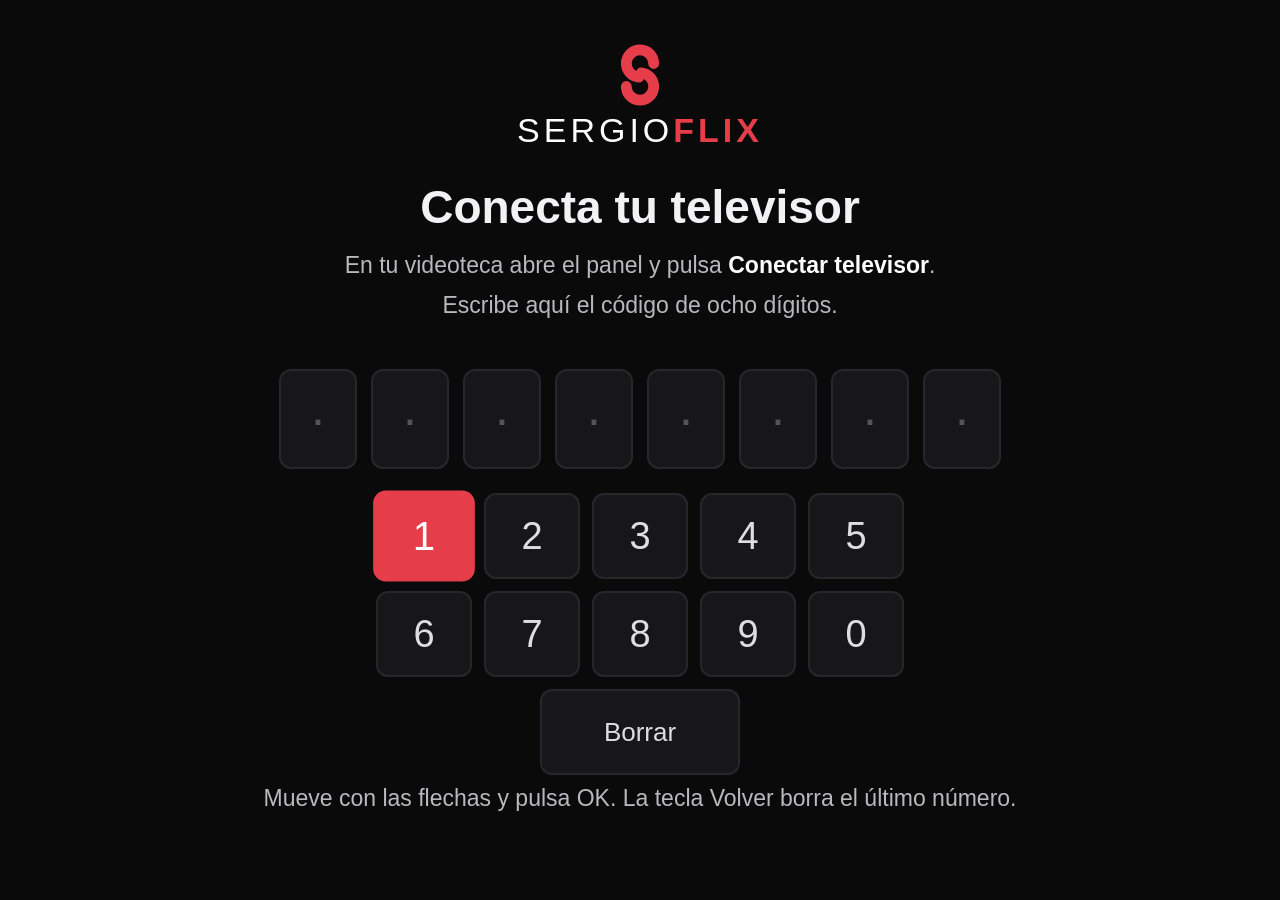
<file: tv/index.html>
<!doctype html>
<html lang="es"><head>
<meta charset="utf-8">
<meta name="viewport" content="width=device-width,height=device-height,initial-scale=1,maximum-scale=1,user-scalable=no">
<title>SergioFlix</title>
<link rel="stylesheet" href="style.css">
</head>
<body>

<!-- La S de la marca, trazada en SVG: la misma que el icono de la aplicación. -->
<div id="brand" class="screen">
  <svg class="brand-mark" width="112" height="112" viewBox="0 0 100 100">
    <path d="M69,34 A19,19 0 1 0 48.34,52.93" fill="none" stroke="#e53d49" stroke-width="15" stroke-linecap="round"/>
    <path d="M51.66,47.07 A19,19 0 1 1 31,66" fill="none" stroke="#e53d49" stroke-width="15" stroke-linecap="round"/>
  </svg>
  <div class="wordmark"><span class="light">SERGIO</span><span class="heavy">FLIX</span></div>
  <div id="brand-spinner" class="spinner"></div>
  <p id="brand-note">Conectando con tu videoteca…</p>
  <div id="brand-back" class="brand-back focus" role="button" hidden>Volver</div>
</div>

<div id="pair" class="screen" hidden>
  <svg class="brand-mark" width="72" height="72" viewBox="0 0 100 100">
    <path d="M69,34 A19,19 0 1 0 48.34,52.93" fill="none" stroke="#e53d49" stroke-width="15" stroke-linecap="round"/>
    <path d="M51.66,47.07 A19,19 0 1 1 31,66" fill="none" stroke="#e53d49" stroke-width="15" stroke-linecap="round"/>
  </svg>
  <div class="wordmark"><span class="light">SERGIO</span><span class="heavy">FLIX</span></div>
  <h1>Conecta tu televisor</h1>
  <p>En tu videoteca abre el panel y pulsa <b>Conectar televisor</b>.</p>
  <p>Escribe aquí el código de ocho dígitos.</p>
  <div id="digits" class="digits"></div>
  <div id="pad" class="keypad"></div>
  <p class="hint">Mueve con las flechas y pulsa OK. La tecla Volver borra el último número.</p>
  <p id="pair-error" class="error"></p>
</div>

<div id="home" class="screen" hidden>
  <div class="topbar pad">
    <div id="brand-home" class="left" role="button" aria-label="Inicio">
      <svg class="brand-mark" width="34" height="34" viewBox="0 0 100 100">
        <path d="M69,34 A19,19 0 1 0 48.34,52.93" fill="none" stroke="#e53d49" stroke-width="15" stroke-linecap="round"/>
    <path d="M51.66,47.07 A19,19 0 1 1 31,66" fill="none" stroke="#e53d49" stroke-width="15" stroke-linecap="round"/>
      </svg>
      <div class="wordmark"><span class="light">SERGIO</span><span class="heavy">FLIX</span></div>
    </div>
    <div id="nav" class="nav" role="navigation" aria-label="Secciones principales">
      <div id="nav-search" class="nav-item" role="button">Buscar</div>
      <div id="nav-series" class="nav-item" role="button">Series</div>
      <div id="nav-movie" class="nav-item" role="button">Películas</div>
      <div id="nav-list" class="nav-item" role="button">Mi lista</div>
      <div id="nav-karaoke" class="nav-item nav-karaoke" role="button">
        <svg width="20" height="20" viewBox="0 0 24 24" aria-hidden="true">
          <path d="M12 14a4 4 0 0 0 4-4V5a4 4 0 1 0-8 0v5a4 4 0 0 0 4 4zm7-4h-2a5 5 0 0 1-10 0H5a7 7 0 0 0 6 6.92V20H8v2h8v-2h-3v-3.08A7 7 0 0 0 19 10z" fill="currentColor"/>
        </svg><span>Karaoke</span>
      </div>
      <div id="nav-tv" class="nav-item" role="button">TV</div>
      <div id="nav-exit" class="nav-item exit" role="button">Salir</div>
    </div>
    <span id="clock"></span>
  </div>
  <div id="hero">
    <img id="hero-art" alt="">
    <div id="hero-shade"></div>
    <div id="hero-text">
      <h1 id="hero-title"></h1>
      <div id="hero-meta"></div>
      <div id="hero-desc"></div>
    </div>
  </div>
  <div id="rows-view"><div id="rows"></div></div>
  <div id="search-panel" hidden>
    <div class="search-head pad">
      <h1>¿Qué quieres ver?</h1>
      <div id="search-box" class="search-box">
        <svg width="36" height="36" viewBox="0 0 24 24" aria-hidden="true">
          <path d="M10 3a7 7 0 1 0 4.9 12l5.1 5 1.4-1.4-5-5A7 7 0 0 0 10 3zm0 2a5 5 0 1 1 0 10 5 5 0 0 1 0-10z" fill="#dedde2"/>
        </svg>
        <input id="search-input" type="search" maxlength="120" autocomplete="off"
               placeholder="Película o serie" aria-label="Película o serie">
        <button id="search-submit" class="search-submit" type="button">Buscar</button>
      </div>
      <p id="search-status" class="search-status" role="status" aria-live="polite">Escribe al menos dos letras. ↓ Seleccionar Buscar · OK Confirmar</p>
    </div>
    <div id="search-results-view" hidden>
      <h2 id="search-results-title">Resultados</h2>
      <div class="search-strip"><div id="search-results" class="strip-inner"></div></div>
    </div>
  </div>
</div>

<div id="connection-lost" class="connection-lost" hidden>
  <div class="connection-card">
    <svg width="74" height="74" viewBox="0 0 24 24" aria-hidden="true">
      <path d="M12 2a10 10 0 1 0 10 10A10 10 0 0 0 12 2zm-1 5h2v7h-2zm0 9h2v2h-2z" fill="#e53d49"/>
    </svg>
    <h1>No encuentro el PC de la videoteca</h1>
    <p>Comprueba que el PC esté encendido. Puedes reintentar sin reiniciar el televisor.</p>
    <div id="connection-retry" class="connection-retry focus" role="button">Reintentar</div>
  </div>
</div>

<!-- Reconexión en curso: lo dice sin apagar la imagen y sin secuestrar el mando.
     Mientras la película siga corriendo, tapar la pantalla sería apagar lo único
     que estaba funcionando. -->
<div id="connection-mini" class="connection-mini" role="status" aria-live="polite" hidden>
  <div class="spinner small"></div><span>Reconectando con el PC…</span>
</div>

<!-- Acceso lateral de respaldo: el botón de voz es reservado por algunos Tizen. -->
<div id="gpt-launcher" class="gpt-launcher" role="button" aria-label="Asistente GPT" hidden>
  <svg width="42" height="42" viewBox="0 0 24 24" aria-hidden="true">
    <path d="M12 2l1.7 5.3L19 9l-5.3 1.7L12 16l-1.7-5.3L5 9l5.3-1.7L12 2zm6 12 .9 2.8L22 18l-3.1 1.2L18 22l-1-2.8L14 18l3-1.2L18 14z" fill="#fff"/>
  </svg>
  <span>GPT</span>
</div>

<div id="assistant-overlay" class="assistant-overlay" hidden>
  <div class="assistant-modal">
    <div class="assistant-heading">
      <div class="assistant-mark" aria-hidden="true">
        <svg width="58" height="58" viewBox="0 0 64 64" fill="none">
          <path d="M16 17L45 13L49 43L22 50L16 17L49 43M16 17L32 31L22 50M45 13L32 31L49 43"
                stroke="currentColor" stroke-width="1.5"/>
          <circle cx="16" cy="17" r="4" fill="currentColor"/><circle cx="45" cy="13" r="3" fill="currentColor"/>
          <circle cx="32" cy="31" r="5" fill="currentColor"/><circle cx="49" cy="43" r="4" fill="currentColor"/>
          <circle cx="22" cy="50" r="3" fill="currentColor"/>
        </svg>
      </div>
      <div><div class="assistant-eyebrow">SERGIOFLIX · BÚSQUEDA INTELIGENTE</div>
        <h1>¿Qué quieres ver?</h1><p>Describe lo que te apetece. Descubre por qué encaja cada título.</p></div>
    </div>
    <div class="assistant-search">
      <div id="assistant-box" class="assistant-box">
        <!-- Mantener el límite de dictado alineado con AssistantRequest en la API. -->
        <input id="assistant-input" type="search" maxlength="800" autocomplete="off"
               placeholder="Ej: recomiéndame películas de Robert De Niro" aria-label="Consulta al asistente">
      </div>
      <div class="assistant-actions">
        <div id="assistant-submit" class="assistant-submit" role="button">Buscar</div>
      </div>
    </div>
    <p id="assistant-status" class="assistant-status" role="status" aria-live="polite">Pulsa el micrófono y dicta tu búsqueda.</p>
    <p id="assistant-answer" class="assistant-answer" hidden></p>
    <div id="assistant-results-view" class="assistant-results-view" hidden>
      <div class="assistant-results-heading"><div>SELECCIÓN PARA TI</div><div id="assistant-position"></div></div>
      <div class="assistant-strip"><div id="assistant-results" class="strip-inner"></div></div>
    </div>
    <p class="assistant-help">← → Explorar títulos &nbsp; · &nbsp; OK Abrir &nbsp; · &nbsp; ↑ Cambiar búsqueda &nbsp; · &nbsp; Volver Cerrar</p>
  </div>
</div>

<!-- Ficha: la información abajo a la izquierda, como en cualquier servicio de streaming. -->
<div id="detail" class="screen" hidden>
  <img id="detail-art" alt="">
  <div id="detail-shade"></div>
  <div id="detail-body">
    <h1 id="detail-name"></h1>
    <div id="detail-meta"></div>
    <p id="detail-desc"></p>
    <div id="detail-actions" class="acciones"></div>
  </div>
  <div id="detail-strip" class="tira" hidden>
    <div class="tira-heading">
      <h2 id="detail-strip-title">Episodios</h2>
      <div id="detail-seasons" class="season-tabs" aria-label="Temporadas"></div>
    </div>
    <div class="tira-view"><div id="detail-episodes" class="tira-inner"></div></div>
  </div>
</div>

<!-- Elección explícita al abrir un capítulo con avance. Es común también cuando el
     backend ya lo considera visto por estar en los créditos: la posición real se
     conserva para que la persona decida. -->
<div id="resume-prompt" class="choice-overlay" role="dialog" aria-modal="true" hidden>
  <div class="choice-modal">
    <p class="choice-kicker">EPISODIO INICIADO</p>
    <h2 id="resume-title">¿Cómo quieres verlo?</h2>
    <p id="resume-detail"></p>
    <div class="choice-actions">
      <div id="resume-continue" class="choice-button focus" role="button">Continuar viendo</div>
      <div id="resume-restart" class="choice-button" role="button">Ver desde el inicio</div>
    </div>
    <small>Izquierda/Derecha elige · OK confirma · Volver cancela</small>
  </div>
</div>

<div id="player" class="screen player" hidden>
  <video id="video" preload="none"></video>
  <div id="subtitle" class="subtitle"></div>
  <div id="player-brand" class="overlay-brand">
    <svg class="brand-mark" width="96" height="96" viewBox="0 0 100 100">
      <path d="M69,34 A19,19 0 1 0 48.34,52.93" fill="none" stroke="#e53d49" stroke-width="15" stroke-linecap="round"/>
    <path d="M51.66,47.07 A19,19 0 1 1 31,66" fill="none" stroke="#e53d49" stroke-width="15" stroke-linecap="round"/>
    </svg>
    <div class="wordmark"><span class="light">SERGIO</span><span class="heavy">FLIX</span></div>
    <div id="player-spinner" class="spinner"></div>
    <p id="player-note">Preparando…</p>
    <div id="player-action" class="acciones" hidden></div>
  </div>
  <!-- La preparación muestra estado, sin porcentajes ni segundos simulados. -->
  <div id="player-loading" class="loading-overlay" hidden>
    <div id="player-loading-modal" class="loading-modal" role="status" aria-live="polite">
      <div class="spinner loading-spinner" aria-hidden="true"></div>
      <p id="player-loading-text">Buscando en la red…</p>
    </div>
  </div>
  <!-- El logro no lleva caja: aparece un instante sobre la imagen antes del próximo hito. -->
  <div id="player-success" class="loading-success" role="status" aria-live="polite" hidden>
    <span class="success-mark">✓</span><span id="player-success-text">¡Listo!</span>
  </div>
  <!-- Aviso ligero: se pone encima de la imagen sin apagarla, para saltos y cargas. -->
  <div id="trabajo" class="trabajo" hidden>
    <div id="trabajo-rueda" class="spinner small"></div>
    <span id="trabajo-texto"></span>
  </div>
  <div id="next" class="notice" hidden></div>
  <div id="subs" class="menu" hidden></div>
  <div id="player-strip" class="tira" hidden>
    <div class="tira-heading">
      <h2 id="player-strip-title">Episodios</h2>
      <div id="player-seasons" class="season-tabs" aria-label="Temporadas"></div>
    </div>
    <div class="tira-view"><div id="player-episodes" class="tira-inner"></div></div>
  </div>
  <div id="controls" class="controls">
    <div id="player-title" class="player-title"></div>
    <div id="bar" class="bar">
      <div id="bar-ready"></div>
      <div id="bar-fill"></div>
      <div id="bar-dot"></div>
      <div id="scrub-time" class="scrub-time" hidden></div>
    </div>
    <div class="times"><span id="elapsed">0:00</span><span id="total">--:--</span></div>
    <div id="acciones" class="acciones"></div>
  </div>
</div>

<script src="app.js"></script>
</body></html>
</file>
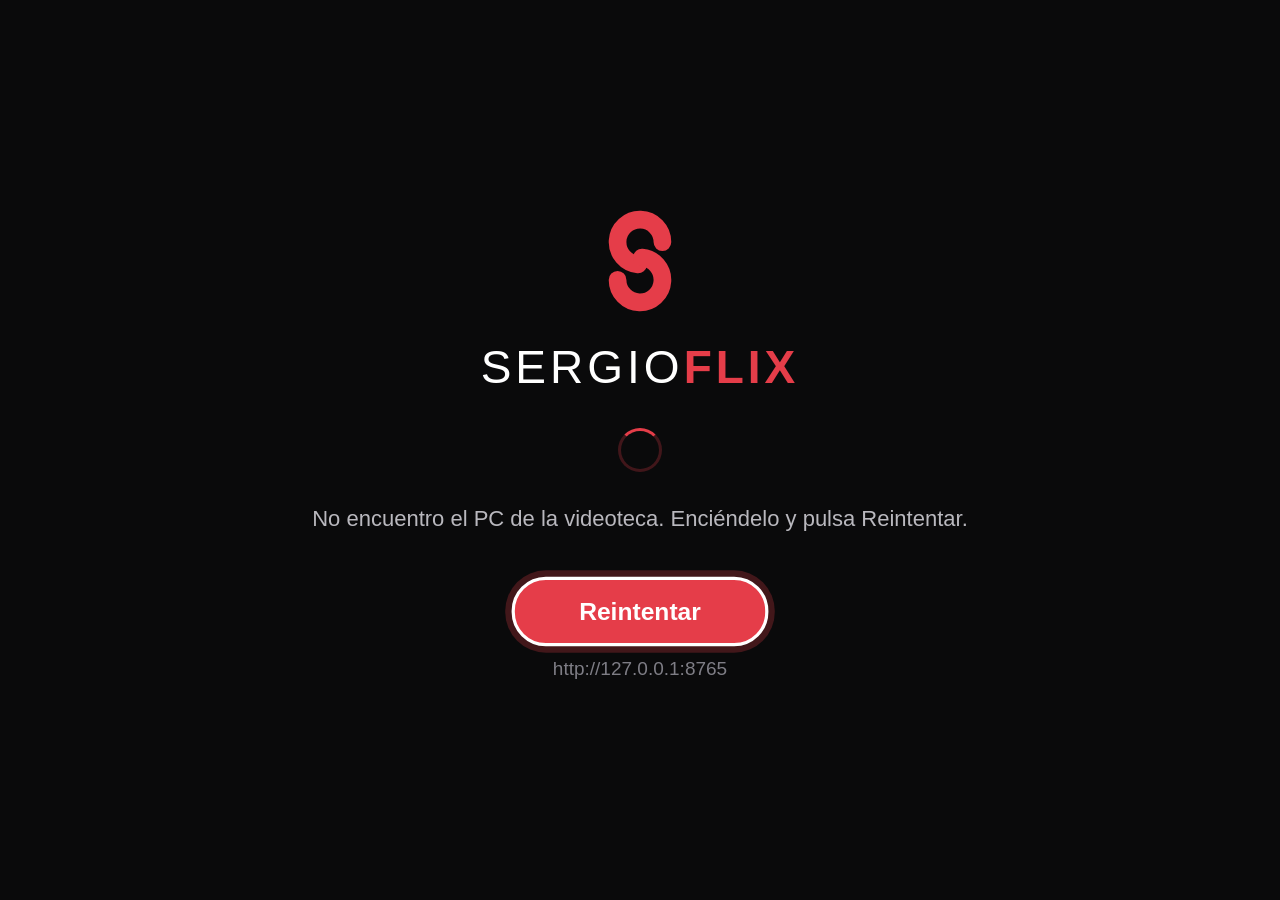
<file: tizen/app/index.html>
<!doctype html>
<html lang="es"><head>
<meta charset="utf-8">
<title>SergioFlix</title>
<link rel="stylesheet" href="arranque.css">
</head>
<body>
<div class="centro">
  <svg width="118" height="118" viewBox="0 0 100 100">
    <path d="M69,34 A19,19 0 1 0 48.34,52.93" fill="none" stroke="#e53d49" stroke-width="15" stroke-linecap="round"/>
    <path d="M51.66,47.07 A19,19 0 1 1 31,66" fill="none" stroke="#e53d49" stroke-width="15" stroke-linecap="round"/>
  </svg>
  <div class="wordmark"><span class="light">SERGIO</span><span class="heavy">FLIX</span></div>
  <div class="spinner"></div>
  <p id="nota">Buscando tu videoteca…</p>
  <div id="reintentar" class="reintentar" role="button" hidden>Reintentar</div>
  <p id="donde"></p>
</div>
<script src="arranque.js"></script>
</body></html>
</file>
<file: tv/style.css>
/* SergioFlix para televisor.
   Sin variables CSS ni grid: el motor de un Samsung de 2017 es anterior a las dos.
   Las animaciones se limitan a `transform` y `opacity`, que son las que ese televisor
   mueve por hardware; animar anchos o posiciones ahí se ve a tirones. */

html, body { margin: 0; padding: 0; width: 100%; height: 100%; background: #0a0a0b; color: #f2f1f4; overflow: hidden; }
body { font-family: 'Segoe UI', 'Samsung One', Roboto, 'Helvetica Neue', Arial, sans-serif; }
img { border: 0; }

.screen { position: absolute; top: 0; right: 0; bottom: 0; left: 0; width: auto; height: auto; overflow: hidden; }
/* Va después de `.screen` y con !important a propósito: las pantallas centradas usan
   `display:flex`, que por sí solo derrota al atributo `hidden` del navegador. */
[hidden] { display: none !important; }
.pad { padding: 0 64px; }

/* ------------------------------------------------------------------ marca */

.brand-mark { display: block; }
.wordmark { letter-spacing: 4px; white-space: nowrap; }
.wordmark .light { font-weight: 300; color: #fff; }
.wordmark .heavy { font-weight: 800; color: #e53d49; }

#brand, #pair { display: flex; flex-direction: column; align-items: center; justify-content: center; text-align: center; }
#brand .wordmark { font-size: 46px; margin-top: 20px; }
#brand-note { font-size: 22px; color: #b9b8be; margin: 30px 0 0; max-width: 900px; }
.brand-back { min-width: 190px; margin-top: 28px; padding: 14px 30px; border-radius: 30px;
              background: #e53d49; border: 3px solid #fff; color: #fff; font-size: 22px;
              font-weight: 700; box-sizing: border-box; }

.spinner { width: 38px; height: 38px; margin-top: 34px; border: 3px solid rgba(229, 61, 73, .25);
           border-top-color: #e53d49; border-radius: 50%; animation: spin 900ms linear infinite; }
@keyframes spin { to { transform: rotate(360deg); } }

/* --------------------------------------------------------------- emparejar */

#pair .wordmark { font-size: 34px; }
#pair h1 { font-size: 46px; margin: 30px 0 14px; font-weight: 600; }
#pair p { font-size: 23px; color: #b9b8be; margin: 0 0 6px; max-width: 1100px; line-height: 1.5; }
#pair b { color: #fff; font-weight: 600; }
.digits { display: flex; margin: 40px 0 10px; }
.digit { width: 74px; height: 96px; margin: 0 7px; border-radius: 12px; background: #17171a;
         border: 2px solid #26262c; font-size: 50px; line-height: 96px; color: #55545c;
         transition: transform 160ms ease, border-color 160ms ease; }
.digit.filled { color: #fff; border-color: #e53d49; background: #201417; transform: translateY(-4px); }
/* Teclado en pantalla: el mando moderno no trae números. */
.keypad { display: flex; flex-wrap: wrap; justify-content: center; width: 560px; margin: 8px auto 0; }
.keypad-key { width: 92px; height: 82px; margin: 6px; border-radius: 12px; background: #17171a;
              border: 2px solid #26262c; font-size: 38px; line-height: 82px; color: #dedde2;
              transition: transform 140ms ease, background-color 140ms ease; }
.keypad-key.wide { width: 196px; font-size: 26px; }
.keypad-key.focus { background: #e53d49; border-color: #e53d49; color: #fff; transform: scale(1.06); }
.error { color: #ff9aa1; font-size: 22px; min-height: 34px; margin-top: 18px; }
.hint { font-size: 19px; color: #7e7d85; }

/* ------------------------------------------------------------------ inicio */

.topbar { height: 74px; display: flex; align-items: center; }
.topbar .wordmark { font-size: 26px; }
.topbar .left { display: flex; align-items: center; flex: none; cursor: pointer; }
.topbar .brand-mark { margin-right: 12px; }
#clock { margin-left: auto; font-size: 22px; color: #8d8c93; letter-spacing: 1px; }

/* La navegación forma parte de la pantalla, no de un menú oculto: siempre se puede
   volver a Buscar, Series, Películas o TV con el mismo gesto del mando. */
.nav { display: flex; align-items: center; margin-left: 62px; height: 100%; }
.nav-item { position: relative; margin-right: 12px; padding: 11px 18px; border-radius: 24px;
            color: #aaa9b0; font-size: 20px; white-space: nowrap;
            transition: transform 150ms ease, background-color 150ms ease, color 150ms ease; }
.nav-item.active { color: #fff; }
.nav-item.active:after { content: ''; position: absolute; left: 20px; right: 20px; bottom: 4px;
                         height: 3px; border-radius: 2px; background: #e53d49; }
.nav-item.focus { color: #fff; background: #e53d49; transform: scale(1.06); }
.nav-item.focus:after { display: none; }
.nav-item.exit { margin-right: 0; }
.nav-karaoke { display: flex; align-items: center; }
.nav-karaoke svg { flex: none; margin-right: 7px; }
.nav-karaoke span { display: block; }

#hero { position: relative; height: 340px; overflow: hidden; }
#hero-art { position: absolute; top: 0; right: 0; width: 62%; height: 100%; object-fit: cover;
            opacity: 0; transition: opacity 420ms ease; }
#hero-art.shown { opacity: .85; }
#hero-shade { position: absolute; top: 0; left: 0; width: 100%; height: 100%;
              background: linear-gradient(to right, #0a0a0b 30%, rgba(10,10,11,.72) 52%, rgba(10,10,11,0) 88%); }
#hero-text { position: absolute; left: 64px; top: 44px; width: 44%; }
#hero-title { font-size: 54px; font-weight: 700; line-height: 1.1; margin: 0 0 14px;
              text-shadow: 0 2px 18px rgba(0,0,0,.6); }
#hero-meta { font-size: 20px; color: #cfced4; margin-bottom: 14px; }
#hero-desc { font-size: 20px; color: #a9a8b0; line-height: 1.45; max-height: 88px; overflow: hidden; }
.tag { display: inline-block; padding: 3px 12px; margin-right: 10px; border-radius: 20px;
       background: rgba(255,255,255,.1); font-size: 17px; color: #e6e5ea; vertical-align: middle; }
.tag.score { background: rgba(229,61,73,.2); color: #ff8f97; }

#rows-view { position: absolute; left: 0; right: 0; top: 414px; bottom: 0; overflow: hidden; }
#rows { transition: transform 300ms ease; }
.row { padding: 0 64px; margin-bottom: 10px; }
.row h2 { font-size: 26px; margin: 0 0 12px; font-weight: 600; color: #e6e5ea; }
.strip { overflow: hidden; padding: 18px 18px 28px; margin: -4px -18px 0; }
.strip-inner { white-space: nowrap; transition: transform 280ms ease; }

.card { display: inline-block; width: 202px; margin-right: 23px; vertical-align: top;
        white-space: normal; opacity: .78;
        transition: transform 180ms ease, opacity 180ms ease; }
.card .art { position: relative; display: block; border-radius: 10px; overflow: hidden;
             background: #1c1c21; box-shadow: 0 6px 18px rgba(0,0,0,.5); }
.card img { width: 202px; height: 292px; object-fit: cover; display: block; }
.card.wide img { height: 122px; object-fit: contain; background: #16161a; padding: 16px 12px; box-sizing: border-box; }
.card span { display: block; font-size: 22px; margin-top: 14px; color: #cfced4;
             overflow: hidden; text-overflow: ellipsis; white-space: nowrap; }
.card small { display: block; font-size: 18px; color: #7e7d85; }
/* La fila elegida crece de verdad, conservando separación entre tarjetas; usar solo
   transform las superpondría y recortaría en el Samsung antiguo. */
.row.active .card { width: 246px; margin-right: 24px; opacity: 1; }
.row.active .card img { width: 246px; height: 356px; }
.row.active .card.wide img { height: 149px; }
.row.active .card span { font-size: 24px; }
.row.active .card small { font-size: 20px; }
.card.focus { opacity: 1; transform: scale(1.035); }
.card.focus .art { box-shadow: 0 0 0 4px #e53d49, 0 12px 30px rgba(0,0,0,.7); }
.card.focus span { color: #fff; }

/* El último elemento de cada categoría trae la página siguiente sin abandonar la fila. */
.more-card .art { width: 202px; height: 292px; display: flex; flex-direction: column;
                  align-items: center; justify-content: center; box-sizing: border-box;
                  border: 2px solid #33323a; background: #17171b; }
.more-card .more-plus { width: 70px; height: 70px; border-radius: 50%; background: #29282f;
                        color: #fff; font-size: 54px; line-height: 66px; text-align: center; }
.more-card .more-copy { margin-top: 20px; color: #cfced4; font-size: 20px; }
.more-card.focus .art { border-color: #e53d49; background: #211619; }
.more-card.focus .more-plus { background: #e53d49; }
.row.active .more-card .art { width: 246px; height: 356px; }

/* --------------------------------------------------------------- búsqueda */

#search-panel { position: absolute; top: 74px; right: 0; bottom: 0; left: 0; overflow: hidden; }
.search-head { padding-top: 28px; }
.search-head h1 { margin: 0 0 24px; font-size: 48px; line-height: 1.1; }
.search-box { width: 980px; height: 74px; display: flex; align-items: center; box-sizing: border-box;
              padding: 0 10px 0 24px; border: 3px solid #34333b; border-radius: 38px;
              background: #17171b; transition: border-color 150ms ease, transform 150ms ease; }
.search-box.focus { border-color: #e53d49; transform: scale(1.015); }
.search-box svg { flex: none; margin-right: 16px; }
#search-input { flex: 1; min-width: 0; border: 0; outline: 0; background: transparent; color: #fff;
                font: inherit; font-size: 28px; line-height: 60px; }
#search-input::-webkit-search-cancel-button { display: none; }
#search-input::placeholder { color: #777680; }
.search-submit { flex: none; padding: 14px 28px; border-radius: 28px; background: #e53d49;
                 border: 3px solid transparent; box-sizing: border-box; outline: 0;
                 color: #fff; font-family: inherit; font-size: 21px; font-weight: 600; cursor: pointer; }
.search-submit.focus, .search-submit:focus { border-color: #fff; transform: scale(1.035);
                                            box-shadow: 0 0 0 5px rgba(229,61,73,.2); }
.search-status { min-height: 30px; margin: 18px 0 0; color: #8d8c93; font-size: 20px; }
#search-results-view { position: absolute; top: 230px; right: 64px; bottom: 0; left: 64px; overflow: hidden; }
#search-results-view h2 { margin: 0 0 10px; font-size: 26px; font-weight: 600; }
.search-strip { overflow: hidden; padding: 18px 18px 30px; margin: 0 -18px; }

/* La pérdida del PC se explica sobre cualquier pantalla y tiene una sola salida clara. */
.connection-lost { position: absolute; z-index: 90; top: 0; right: 0; bottom: 0; left: 0;
                   display: flex; align-items: center; justify-content: center;
                   background: rgba(4,4,6,.94); }
.connection-card { width: 850px; padding: 54px 68px; box-sizing: border-box; text-align: center;
                   border: 2px solid #302f36; border-radius: 26px; background: #121216;
                   box-shadow: 0 28px 80px rgba(0,0,0,.8); }
.connection-card svg { margin: 0 auto 20px; }
.connection-card h1 { margin: 0 0 16px; font-size: 40px; }
.connection-card p { margin: 0 auto 30px; max-width: 700px; color: #aaa9b0;
                     font-size: 22px; line-height: 1.45; }
.connection-retry { width: 250px; margin: 0 auto; padding: 16px 28px; box-sizing: border-box;
                    border: 3px solid #fff; border-radius: 32px; background: #e53d49;
                    color: #fff; font-size: 23px; font-weight: 700;
                    transform: scale(1.07); box-shadow: 0 0 0 6px rgba(229,61,73,.25); }

/* El mismo aviso, en pequeño y en una esquina, para cuando hay película en marcha:
   se entera quien mire, y quien esté viendo la escena no pierde nada. */
.connection-mini { position: absolute; z-index: 45; top: 56px; right: 64px;
                   display: flex; align-items: center;
                   background: rgba(14,14,16,.9); border: 2px solid #e53d49;
                   border-radius: 40px; padding: 12px 26px; font-size: 22px; color: #f2f1f5;
                   box-shadow: 0 12px 36px rgba(0,0,0,.6); }
.connection-mini .spinner.small { width: 24px; height: 24px; border-width: 3px; margin: 0 14px 0 0; }

/* --------------------------------------------------------- asistente GPT */

.gpt-launcher { position: absolute; z-index: 40; left: 14px; top: 55%; width: 92px; height: 112px;
                margin-top: -56px; border-radius: 0 24px 24px 0; background: #e53d49;
                display: flex; flex-direction: column; align-items: center; justify-content: center;
                box-shadow: 0 12px 36px rgba(0,0,0,.65); transform: translateX(-16px);
                transition: transform 160ms ease; }
.gpt-launcher.focus { transform: translateX(0) scale(1.06); }
.gpt-launcher span { margin-top: 7px; font-size: 20px; font-weight: 800; letter-spacing: 1px; }
.assistant-overlay { position: absolute; z-index: 50; top: 0; right: 0; bottom: 0; left: 0;
                     display: flex; align-items: center; justify-content: center;
                     background: rgba(4,4,6,.86); }
.assistant-modal { position: relative; width: 1640px; height: 920px; box-sizing: border-box;
                   padding: 36px 48px 30px; border: 2px solid #3b2d34; border-radius: 28px;
                   background: #101014;
                   background: radial-gradient(ellipse at top right, rgba(229,61,73,.09), transparent 62%), #101014;
                   box-shadow: 0 28px 80px rgba(0,0,0,.8); overflow: hidden; }
.assistant-modal:before { content: ''; position: absolute; top: 0; left: 7%; right: 7%; height: 2px;
                          background: linear-gradient(to right, transparent, #e53d49, transparent); }
.assistant-heading { display: flex; align-items: center; }
.assistant-mark { flex: none; width: 78px; height: 78px; margin-right: 24px; border-radius: 22px;
                  display: flex; align-items: center; justify-content: center;
                  background: rgba(229,61,73,.1); border: 1px solid rgba(229,61,73,.35); color: #f07883; }
.assistant-eyebrow { margin-bottom: 6px; color: #d17e87; font-size: 14px; letter-spacing: 2.4px; }
.assistant-heading h1 { margin: 0 0 5px; font-size: 38px; font-weight: 600; }
.assistant-heading p { margin: 0; color: #aaa7b2; font-size: 21px; }
.assistant-search { display: flex; align-items: center; margin-top: 24px; }
.assistant-box { flex: 1; min-width: 0; height: 68px; display: flex; align-items: center; box-sizing: border-box;
                 padding: 0 22px; border: 3px solid #34333b;
                 border-radius: 18px; background: #19191e; transition: border-color 150ms ease; }
.assistant-box.focus { border-color: #e53d49; }
#assistant-input { flex: 1; min-width: 0; border: 0; outline: 0; background: transparent;
                   color: #fff; font: inherit; font-size: 25px; line-height: 56px; }
#assistant-input::-webkit-search-cancel-button { display: none; }
#assistant-input::placeholder { color: #6f6e77; }
.assistant-actions { flex: none; margin-left: 18px; }
.assistant-submit { min-width: 190px; height: 68px; padding: 18px 30px; box-sizing: border-box;
                    border: 3px solid #453039; border-radius: 18px; background: #2a1b22;
                    color: #dedde2; font-size: 21px; font-weight: 600; text-align: center;
                    transition: transform 150ms ease, background-color 150ms ease, border-color 150ms ease; }
.assistant-submit.focus { border-color: #fff; background: #e53d49; color: #fff;
                          transform: scale(1.035); box-shadow: 0 0 0 5px rgba(229,61,73,.2); }
.assistant-status { min-height: 24px; margin: 14px 4px 0; color: #a6a2ae; font-size: 18px; line-height: 24px; }
.assistant-status:before { content: ''; display: inline-block; width: 7px; height: 7px;
                          margin-right: 10px; border-radius: 50%; background: #b56873; vertical-align: middle; }
/* Solo se anima mientras hay una consulta real; transform y opacity funcionan en Tizen 2017. */
.thinking .assistant-mark svg { animation: assistant-pulse 1600ms ease-in-out infinite; }
.thinking .assistant-status:before { animation: assistant-pulse 1100ms ease-in-out infinite; }
@keyframes assistant-pulse { 50% { opacity: .4; transform: scale(.94); } }
.assistant-answer { margin: 14px 4px 0; color: #f1f0f4; font-size: 22px; line-height: 30px;
                    max-height: 60px; overflow: hidden; }
.assistant-results-view { margin-top: 20px; height: 510px; overflow: hidden; }
.assistant-results-heading { display: flex; justify-content: space-between; margin: 0 4px 2px;
                            color: #aaa5b2; font-size: 15px; line-height: 24px; letter-spacing: 2px; }
#assistant-position { color: #dc929a; letter-spacing: 1px; }
.assistant-strip { overflow: hidden; padding: 14px 14px 24px; margin: 0 -14px; }
/* Cada elección conserva carátula y motivo juntos, también al recorrer veinte resultados. */
.assistant-results-view .card { width: 472px; height: 448px; margin-right: 24px; padding: 24px;
                                box-sizing: border-box; border: 2px solid #34313b; border-radius: 20px;
                                background: #18171d; opacity: .9; overflow: hidden; }
.assistant-results-view .card.focus { border-color: #e53d49; background: #21191f; opacity: 1;
                                      box-shadow: 0 8px 32px rgba(229,61,73,.1); transform: scale(1.025); }
.assistant-result-top { display: flex; height: 164px; }
.assistant-results-view .art { flex: none; width: 108px; height: 156px; border-radius: 9px; }
.assistant-results-view .card img { width: 108px; height: 156px; }
.assistant-results-view .card.focus .art { box-shadow: 0 6px 18px rgba(0,0,0,.5); }
.assistant-result-info { flex: 1; min-width: 0; margin-left: 20px; }
.assistant-result-rank { color: #d58a95; font-size: 13px; letter-spacing: 2px; line-height: 18px; }
.assistant-result-info h2 { margin: 10px 0 0; font-size: 28px; line-height: 36px; font-weight: 600;
                            max-height: 108px; overflow: hidden; }
.assistant-results-view .card small { margin-top: 10px; color: #aaa5b2; font-size: 18px; line-height: 24px; }
.assistant-reason-label { margin-top: 22px; color: #e399a3; font-size: 14px; line-height: 18px; letter-spacing: 1.8px; }
.assistant-reason { margin: 10px 0 0; color: #d8d4df; font-size: 22px; line-height: 30px; word-wrap: break-word; }
.assistant-help { position: absolute; left: 52px; right: 52px; bottom: 26px; margin: 0;
                  color: #a09aa9; font-size: 17px; }

/* Lo empezado se reconoce de un vistazo, como en cualquier servicio. */
.seen { position: absolute; left: 10px; right: 10px; bottom: 10px; height: 5px;
        background: rgba(0,0,0,.6); border-radius: 3px; display: block; overflow: hidden; }
.seen b { display: block; height: 5px; background: #e53d49; }

/* ------------------------------------------------------------------- ficha */

#detail-art { position: absolute; top: 0; left: 0; width: 100%; height: 100%; object-fit: cover; opacity: .55; }
#detail-shade { position: absolute; top: 0; left: 0; width: 100%; height: 100%;
                background: linear-gradient(to top, #0a0a0b 8%, rgba(10,10,11,.82) 40%, rgba(10,10,11,.15) 100%); }
#detail-body { position: absolute; left: 64px; bottom: 56px; width: 46%; }
#detail.conEpisodios #detail-body { bottom: 420px; }
#detail-name { font-size: 56px; font-weight: 700; margin: 0 0 14px; line-height: 1.05;
               text-shadow: 0 2px 18px rgba(0,0,0,.6); }
#detail-meta { margin-bottom: 16px; }
#detail-desc { font-size: 21px; color: #c6c5cb; line-height: 1.5; max-height: 130px; overflow: hidden; margin: 0 0 26px; }

/* ------------------------------------------- botones de acción (ficha y reproductor) */

.acciones { display: flex; align-items: center; }
.pbtn { display: flex; align-items: center; height: 60px; padding: 0 26px; margin-right: 16px;
        border-radius: 30px; background: rgba(255,255,255,.14); color: #e6e5ea; font-size: 21px;
        white-space: nowrap; transition: transform 150ms ease, background-color 150ms ease; }
.pbtn .icon { margin-right: 12px; flex: none; }
.pbtn.solo { padding: 0; width: 60px; justify-content: center; }
.pbtn.solo .icon { margin: 0; }
.pbtn.principal { background: #fff; color: #17171a; font-weight: 600; }
.pbtn.focus { background: #e53d49; color: #fff; transform: scale(1.06); }
.pbtn.focus .icon path { fill: #fff; }
.pbtn.principal .icon path { fill: #17171a; }
.pbtn.marcado { background: rgba(229,61,73,.28); color: #ff9aa1; }

/* --------------------------------------------------- tira de episodios */

.tira { position: absolute; left: 0; right: 0; bottom: 40px; padding: 0 64px; }
.tira-heading { display: flex; align-items: center; min-height: 48px; margin-bottom: 7px; }
.tira h2 { flex: none; font-size: 24px; margin: 0 24px 0 0; font-weight: 600; color: #e6e5ea; }
.season-tabs { display: flex; align-items: center; min-width: 0; overflow: hidden; }
.season-tab { flex: none; padding: 10px 19px; margin-right: 10px; border-radius: 22px;
              background: rgba(255,255,255,.11); color: #aaa9b0; font-size: 18px;
              transition: transform 150ms ease, background-color 150ms ease; }
.season-tab.active { color: #fff; background: rgba(229,61,73,.34); }
.season-tab.focus { color: #fff; background: #e53d49; transform: scale(1.05); }
.tira-view { overflow: hidden; padding: 10px 0; }
.tira-inner { white-space: nowrap; transition: transform 280ms ease; }
.ep { display: inline-block; width: 308px; margin-right: 21px; vertical-align: top; white-space: normal;
      opacity: .78; transition: transform 170ms ease, opacity 170ms ease; }
.ep .shot { position: relative; display: block; width: 308px; height: 174px; border-radius: 10px;
            overflow: hidden; background: #1c1c21; box-shadow: 0 6px 18px rgba(0,0,0,.5); }
.ep img { width: 308px; height: 174px; object-fit: cover; display: block; }
.ep b { display: block; font-size: 21px; font-weight: 600; margin-top: 12px; color: #cfced4;
        overflow: hidden; text-overflow: ellipsis; white-space: nowrap; }
.ep small { display: block; font-size: 17px; color: #7e7d85; }
.ep.focus { opacity: 1; transform: scale(1.05); }
.ep.focus .shot { box-shadow: 0 0 0 4px #e53d49, 0 12px 30px rgba(0,0,0,.7); }
.ep.focus b { color: #fff; }
.episode-progress { position: absolute; left: 10px; right: 10px; bottom: 9px; height: 6px;
                    border-radius: 3px; background: rgba(0,0,0,.72); overflow: visible; }
.episode-progress span { display: block; height: 6px; border-radius: 3px; background: #e53d49; }
.episode-progress em { position: absolute; right: 3px; bottom: 8px; width: 26px; height: 26px;
                       border-radius: 50%; background: #e53d49; color: #fff; font-style: normal;
                       font-size: 18px; font-weight: 700; line-height: 26px; text-align: center; }

/* Karaoke conserva la ficha cinematográfica del artista, pero las canciones se
   recorren como una biblioteca musical: una columna, más títulos visibles y foco
   vertical. No afecta a las tiras de episodios de series. */
#detail.karaoke-detail #detail-art { opacity: .38; }
#detail.karaoke-detail #detail-shade {
  background: linear-gradient(to right, rgba(10,10,11,.96) 0%, rgba(10,10,11,.76) 42%, rgba(10,10,11,.5) 100%);
}
#detail.karaoke-detail #detail-body { top: 150px; bottom: auto; width: 35%; }
#detail.karaoke-detail #detail-strip.song-list {
  top: 72px; right: 64px; bottom: 56px; left: 42%; padding: 0;
  border: 1px solid rgba(255,255,255,.08); border-radius: 18px;
  background: rgba(12,12,15,.82); box-shadow: 0 20px 60px rgba(0,0,0,.48);
}
.song-list .tira-heading { padding: 20px 28px 8px; margin: 0; }
.song-list .tira-view { height: calc(100% - 70px); padding: 4px 18px 18px; box-sizing: border-box; }
.song-list .tira-inner { white-space: normal; transition: transform 220ms ease; }
.song-list .ep.song-row {
  position: relative; display: flex; align-items: center; width: auto; height: 76px;
  box-sizing: border-box; margin: 0 6px 7px; padding: 0 18px;
  border-radius: 9px; background: rgba(255,255,255,.055); opacity: .86;
  transition: transform 150ms ease, background-color 150ms ease, opacity 150ms ease;
}
.song-list .song-number { flex: none; width: 44px; color: #85848c; font-size: 20px; text-align: center; }
.song-list .song-copy { flex: 1; min-width: 0; padding: 0 18px; }
.song-list .song-row b { margin: 0 0 5px; color: #eeeef1; font-size: 22px; font-weight: 600;
                         overflow: hidden; text-overflow: ellipsis; white-space: nowrap; }
.song-list .song-row small { color: #929199; font-size: 17px; }
.song-list .song-status { flex: none; width: 42px; height: 42px; border-radius: 50%;
                          color: #dedde2; font-size: 20px; line-height: 42px; text-align: center;
                          background: rgba(255,255,255,.1); }
.song-list .song-progress { position: absolute; right: 18px; bottom: 5px; left: 80px;
                            height: 3px; border-radius: 2px; background: rgba(255,255,255,.12); }
.song-list .song-progress span { display: block; height: 3px; border-radius: 2px; background: #e53d49; }
.song-list .ep.song-row.focus { opacity: 1; transform: translateX(8px); background: #e53d49; }
.song-list .song-row.focus .song-number,
.song-list .song-row.focus small { color: rgba(255,255,255,.82); }
.song-list .song-row.focus .song-status { color: #17171a; background: #fff; }

#player-strip.player-song-list {
  top: 62px; right: 64px; bottom: 272px; left: auto; width: 790px; padding: 0;
  border: 1px solid rgba(255,255,255,.1); border-radius: 18px;
  background: rgba(10,10,13,.94); box-shadow: 0 22px 70px rgba(0,0,0,.72);
}
#player-strip.player-song-list .tira-view { height: calc(100% - 70px); }

/* La decisión de reanudar no queda implícita: evita mandar a los créditos a quien
   quería volver a ver el capítulo, y conserva ambas salidas con el mando a distancia. */
.choice-overlay { position: absolute; z-index: 80; top: 0; right: 0; bottom: 0; left: 0;
                  display: flex; align-items: center;
                  justify-content: center; background: rgba(0,0,0,.76); }
.choice-modal { width: 720px; box-sizing: border-box; padding: 42px 46px 34px;
                border-radius: 20px; background: #17171b; box-shadow: 0 24px 80px #000; }
.choice-kicker { margin: 0 0 10px; color: #e53d49; font-size: 16px; font-weight: 700;
                 letter-spacing: 2px; }
.choice-modal h2 { margin: 0; color: #fff; font-size: 34px; line-height: 1.2; }
.choice-modal > p:not(.choice-kicker) { min-height: 30px; margin: 14px 0 28px;
                                      color: #b9b8c0; font-size: 21px; }
.choice-actions { display: flex; align-items: center; }
.choice-button { padding: 16px 25px; margin-right: 14px; border-radius: 30px;
                 background: rgba(255,255,255,.13); color: #e7e6eb; font-size: 21px; }
.choice-button.focus { background: #e53d49; color: #fff; transform: scale(1.04); }
.choice-modal small { display: block; margin-top: 24px; color: #74737a; font-size: 16px; }

/* -------------------------------------------------------------- reproductor */

.player { background: #000; }
#video { position: absolute; top: 0; left: 0; width: 100%; height: 100%; background: #000; }

/* Subtítulos dibujados por la app: tamaño de sala y contorno para leerse sobre
   cualquier imagen. Con los controles a la vista suben, para no quedar debajo. */
.subtitle { position: absolute; left: 8%; right: 8%; bottom: 132px; text-align: center;
            transition: bottom 200ms ease; font-size: 40px; line-height: 1.3; color: #fff;
            white-space: pre-line; pointer-events: none;
            text-shadow: 0 0 8px #000, 2px 2px 3px #000, -2px 2px 3px #000, 2px -2px 3px #000, -2px -2px 3px #000; }
.subtitle.raised { bottom: 320px; }
.subtitle-yellow-outline { color: #ffe45c; }
.subtitle-black-background { left: 16%; right: 16%; padding: 9px 16px; border-radius: 8px;
                             background: rgba(0,0,0,.88); text-shadow: none; }
.subtitle-clean { text-shadow: none; }
.subtitle-floating { left: 18%; right: 18%; padding: 10px 18px; border: 1px solid rgba(255,255,255,.26);
                     border-radius: 12px; background: rgba(12,12,15,.72);
                     box-shadow: 0 12px 34px rgba(0,0,0,.58); text-shadow: 0 2px 4px #000; }

.overlay-brand { position: absolute; top: 0; left: 0; width: 100%; height: 100%; background: #0a0a0b;
                 display: flex; flex-direction: column; align-items: center; justify-content: center; }
.overlay-brand .wordmark { font-size: 40px; margin-top: 18px; }
#player-note { font-size: 24px; color: #dedde2; margin-top: 26px; max-width: 1100px; text-align: center; line-height: 1.5; }
#player-action { margin-top: 30px; justify-content: center; }

/* Preparación sin cronómetro ni porcentaje ficticio: estado claro y una rueda estable. */
.loading-overlay { position: absolute; top: 0; right: 0; bottom: 0; left: 0; display: flex;
                   align-items: center; justify-content: center; background: rgba(0,0,0,.58); }
.loading-modal { display: flex; flex-direction: column; align-items: center; justify-content: center; }
.loading-spinner { width: 66px; height: 66px; margin-top: 0; border-width: 5px; }
#player-loading-text { width: 230px; margin: 14px 0 0; color: #dedde2; font-size: 21px;
                       line-height: 1.25; text-align: center; }
.loading-success { position: absolute; top: 50%; left: 0; width: 100%; margin-top: -28px;
                   color: #fff; font-size: 34px; font-weight: 700; text-align: center;
                   text-shadow: 0 3px 16px #000; }
.success-mark { display: inline-block; width: 44px; height: 44px; margin-right: 14px;
                border-radius: 50%; background: #e53d49; color: #fff; line-height: 44px; }

.controls { position: absolute; left: 0; bottom: 0; width: 100%; padding: 46px 64px 40px;
            box-sizing: border-box; background: linear-gradient(to top, rgba(0,0,0,.94), rgba(0,0,0,0)); }
.player-title { font-size: 32px; font-weight: 600; margin-bottom: 24px; }

/* La barra de progreso es un elemento con foco propio: cuando lo tiene, crece y su
   punto se agranda, que es la señal de que las flechas ya mueven el salto y no otra cosa. */
.bar { position: relative; height: 8px; background: rgba(255,255,255,.24); border-radius: 4px;
       transition: height 140ms ease; }
.bar.focus { height: 12px; background: rgba(255,255,255,.34); }
/* Lo ya convertido, en gris claro detrás de lo visto: enseña hasta dónde se puede
   saltar sin esperar. Es la misma señal que dan todos los reproductores. */
#bar-ready { position: absolute; left: 0; top: 0; height: 100%; width: 0;
             background: rgba(255,255,255,.4); border-radius: 4px; }
#bar-fill { position: absolute; left: 0; top: 0; height: 100%; width: 0; background: #e53d49; border-radius: 4px; }
#bar-dot { position: absolute; top: 50%; left: 0; width: 20px; height: 20px; margin: -10px 0 0 -10px;
           border-radius: 50%; background: #e53d49; transition: transform 140ms ease; }
.bar.focus #bar-dot { transform: scale(1.5); box-shadow: 0 0 0 6px rgba(229,61,73,.3), 0 0 16px rgba(229,61,73,.9); }
.scrub-time { position: absolute; bottom: 34px; transform: translateX(-50%); background: #fff; color: #17171a;
              font-size: 24px; font-weight: 700; padding: 6px 16px; border-radius: 8px; white-space: nowrap; }
.times { display: flex; justify-content: space-between; font-size: 20px; color: #cfced4; margin: 14px 0 22px; }

/* Aviso de trabajo: pequeño, arriba, sin tapar la imagen. Que algo tarde es normal;
   que tarde sin decir nada es lo que hace pensar que el sistema se colgó. */
.trabajo { position: absolute; top: 56px; left: 50%; margin-left: -240px; width: 480px;
           box-sizing: border-box; display: flex; align-items: center; justify-content: center;
           background: rgba(14,14,16,.88); border: 2px solid #26262c; border-radius: 40px;
           padding: 14px 26px; font-size: 24px; color: #f2f1f5; }
.trabajo.malo { border-color: #e53d49; }
.trabajo .spinner.small { width: 26px; height: 26px; border-width: 3px; margin: 0 16px 0 0; }

/* -------------------------------------------------------- avisos y menú */

.notice { position: absolute; right: 64px; bottom: 300px; background: rgba(14,14,16,.95);
          border-radius: 16px; padding: 26px 32px; max-width: 620px;
          box-shadow: 0 18px 50px rgba(0,0,0,.7); border-left: 5px solid #e53d49; }
.notice h3 { font-size: 28px; margin: 0 0 10px; font-weight: 600; }
.notice p { font-size: 21px; color: #b9b8be; margin: 0; }

/* El menú tiene alto máximo porque la lista de versiones puede traer una docena, y
   una lista que se sale de la pantalla es una lista donde no se puede elegir. */
.menu { position: absolute; right: 64px; top: 96px; background: rgba(14,14,16,.96); border-radius: 16px;
        padding: 26px 26px 20px; min-width: 460px; max-width: 620px; max-height: 76%;
        overflow-y: auto; box-shadow: 0 18px 50px rgba(0,0,0,.7); }
.menu h2 { font-size: 25px; margin: 0 0 6px; font-weight: 600; }
.menu .sub { font-size: 17px; color: #7e7d85; margin-bottom: 16px; }
.menu-item { display: flex; align-items: center; font-size: 23px; padding: 13px 18px; border-radius: 10px;
             color: #dedde2; transition: transform 140ms ease, background-color 140ms ease; }
.menu-item .icon { margin-right: 12px; flex: none; opacity: 0; }
.menu-item.on .icon { opacity: 1; }
.menu-item.focus { background: #e53d49; color: #fff; transform: translateX(6px); }
.caption-sample { display: inline-block; width: 62px; margin-right: 13px; padding: 4px 0;
                  border-radius: 5px; background: #2b2a30; color: #fff; font-size: 18px;
                  font-weight: 700; text-align: center; text-shadow: 1px 1px 2px #000; }
.caption-sample-yellow-outline { color: #ffe45c; }
.caption-sample-black-background { background: #000; text-shadow: none; }
.caption-sample-clean { background: #2b2a30; text-shadow: none; }
.caption-sample-floating { border: 1px solid #777680; background: rgba(12,12,15,.78);
                           box-shadow: 0 4px 10px rgba(0,0,0,.55); }

/* Cuatro tarjetas por versión, con cifras legibles a distancia. Flex y márgenes
   funcionan en Chromium 47; no usar grid, gap ni variables CSS en estas TV. */
.menu.menu-versiones { width: 780px; min-width: 0; max-width: 780px; box-sizing: border-box; }
.menu-versiones h2 { font-size: 30px; }
.menu-versiones .sub { font-size: 21px; color: #c1c0c8; }
.menu-versiones .menu-item { align-items: center; padding: 16px 14px; margin-bottom: 12px;
                             border: 2px solid #29282f; background: #17171b; }
.menu-versiones .menu-item.focus { background: #24191c; border-color: #e53d49;
                                  transform: translateX(-6px); box-shadow: 0 0 0 3px rgba(229,61,73,.16); }
.menu-versiones .menu-item > .icon { width: 24px; margin-right: 12px; }
.menu-versiones .menu-item.focus > .icon path { fill: #fff; }
.version-data { display: block; flex: 1; min-width: 0; }
.version-title { display: block; color: #f4f3f6; font-size: 26px; font-weight: 600; }
.version-title em { display: inline-block; margin-left: 12px; padding: 4px 9px; border-radius: 5px;
                    background: #e53d49; color: #fff; font-size: 18px; font-style: normal;
                    font-weight: 800; letter-spacing: .5px; vertical-align: 2px; }
.version-metrics { display: flex; align-items: stretch; margin-top: 12px; }
.version-metric { display: block; flex: 1; min-width: 0; padding: 12px 10px;
                  margin-right: 10px; border: 1px solid #45434d; border-radius: 8px;
                  background: #222228; box-sizing: border-box; }
.version-metric:last-child { margin-right: 0; flex: 1.2; }
.version-metric > b { display: block; color: #d5d4dc; font-size: 21px; font-weight: 600; }
.version-metric > strong { display: block; margin-top: 6px; color: #fff; font-size: 32px;
                           line-height: 1.12; overflow-wrap: break-word; }
.version-quality > strong { font-size: 34px; }
.version-metric > small { display: block; margin-top: 8px; color: #c2c0ca; font-size: 19px;
                          line-height: 1.25; }
.version-quality > small { display: flex; align-items: center; }
.quality-meter { display: flex; flex: none; align-items: flex-end; height: 20px; margin-right: 8px; }
.quality-meter i { display: block; width: 6px; height: 5px; margin-right: 3px;
                   border-radius: 2px; background: #414047; }
.quality-meter i:nth-child(2) { height: 10px; }
.quality-meter i:nth-child(3) { height: 15px; }
.quality-meter i:nth-child(4) { height: 20px; }
.quality-meter i.on { background: #e53d49; }
.menu-item.focus .quality-meter i.on { background: #fff; }
.version-network { display: flex; flex-wrap: wrap; align-items: center; margin-top: 12px; min-height: 28px; }
.network-summary { flex: none; color: #d5d4dc; font-size: 21px; }
.network-summary b { margin-right: 7px; font-weight: 400; }
.network-summary strong { color: #f3f2f5; font-size: 22px; }
.network-meter { display: flex; flex: none; width: 92px; margin: 0 12px 0 4px; }
.network-meter i { display: block; width: 17px; height: 8px; margin-right: 5px;
                   border-radius: 5px; background: #414047; }
.network-meter i.on { background: #3bbd7b; }
.network-values { color: #d5d4dc; font-size: 21px; }
.version-foot { display: block; margin-top: 8px; color: #c2c0ca; font-size: 20px; line-height: 1.35; }
.version-foot b { color: #dedde4; font-weight: 600; }
.menu-item.focus .version-metric { border-color: #71636b; background: #30282e; }
.menu-item.focus .version-metric small, .menu-item.focus .network-summary,
.menu-item.focus .network-summary b,
.menu-item.focus .network-values, .menu-item.focus .version-foot { color: #d7d6da; }
.menu-item.focus .network-meter i.on { background: #fff; }
</file>
<file: tizen/app/arranque.css>
/* Arranque de la aplicación de televisor. En archivo aparte y no en línea: Tizen aplica
   una política de contenido por omisión que bloquea el estilo y el script incrustados. */
html,body{margin:0;height:100%;background:#0a0a0b;color:#f2f1f4;overflow:hidden;
          font-family:'Samsung One','Segoe UI',Roboto,Arial,sans-serif}
.centro{position:absolute;top:0;left:0;width:100%;height:100%;display:flex;
        flex-direction:column;align-items:center;justify-content:center;text-align:center}
.wordmark{letter-spacing:4px;font-size:46px;margin-top:20px;white-space:nowrap}
.wordmark .light{font-weight:300;color:#fff}
.wordmark .heavy{font-weight:800;color:#e53d49}
.spinner{width:38px;height:38px;margin-top:34px;border:3px solid rgba(229,61,73,.25);
         border-top-color:#e53d49;border-radius:50%;animation:giro 900ms linear infinite}
@keyframes giro{to{transform:rotate(360deg)}}
#nota{font-size:22px;color:#b9b8be;margin-top:30px;max-width:1100px;line-height:1.5}
.reintentar{min-width:240px;margin-top:22px;padding:16px 30px;box-sizing:border-box;
            border:3px solid #fff;border-radius:32px;background:#e53d49;color:#fff;
            font-size:23px;font-weight:700;transform:scale(1.07);
            box-shadow:0 0 0 6px rgba(229,61,73,.25)}
[hidden]{display:none!important}
#donde{font-size:19px;color:#7e7d85;margin-top:14px}
</file>
